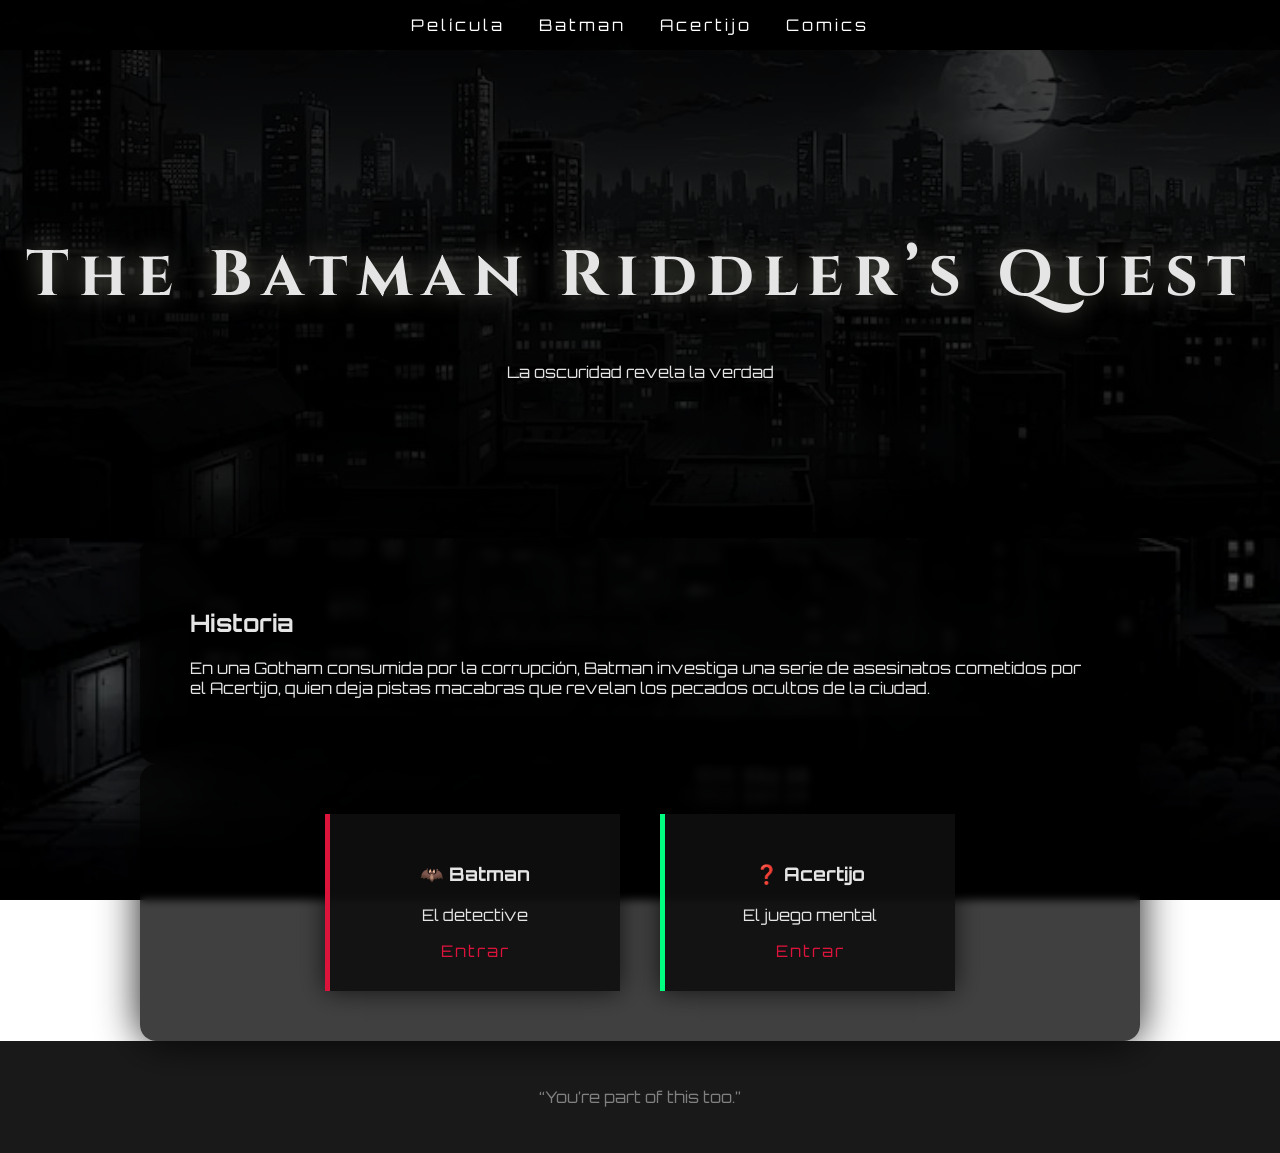
<file: index.html>
<!DOCTYPE html>
<html lang="es">
<head>
    <meta charset="UTF-8">
    <title>The Batman (2022)</title>
    <link rel="stylesheet" href="main.css">

    <link rel="manifest" href="manifest.json">
    <meta name="theme-color" content="#111111">

    <link rel="stylesheet" href="main.css">

</head>
<body>

<nav>
    <a href="index.html">Película</a>
    <a href="batman.html">Batman</a>
    <a href="acertijo.html">Acertijo</a>
    <a href="comics.html">Comics</a>
    
</nav>

<header>
    <h1>The Batman Riddler’s Quest</h1>
    <p>La oscuridad revela la verdad</p>
</header>

<section>
    <h2>Historia</h2>
    <p>
        En una Gotham consumida por la corrupción, Batman investiga una serie de
        asesinatos cometidos por el Acertijo, quien deja pistas macabras que revelan
        los pecados ocultos de la ciudad.
    </p>
</section>

<section class="cards">
    <div class="card batman">
        <h3>🦇 Batman</h3>
        <p>El detective</p>
        <a href="batman.html">Entrar</a>
    </div>

    <div class="card acertijo">
        <h3>❓ Acertijo</h3>
        <p>El juego mental</p>
        <a href="acertijo.html">Entrar</a>
    </div>
</section>

<footer>
    <p>“You’re part of this too.”</p>
</footer>

 <script src="lluvia.js"></script> 
</body>
</html>
</file>
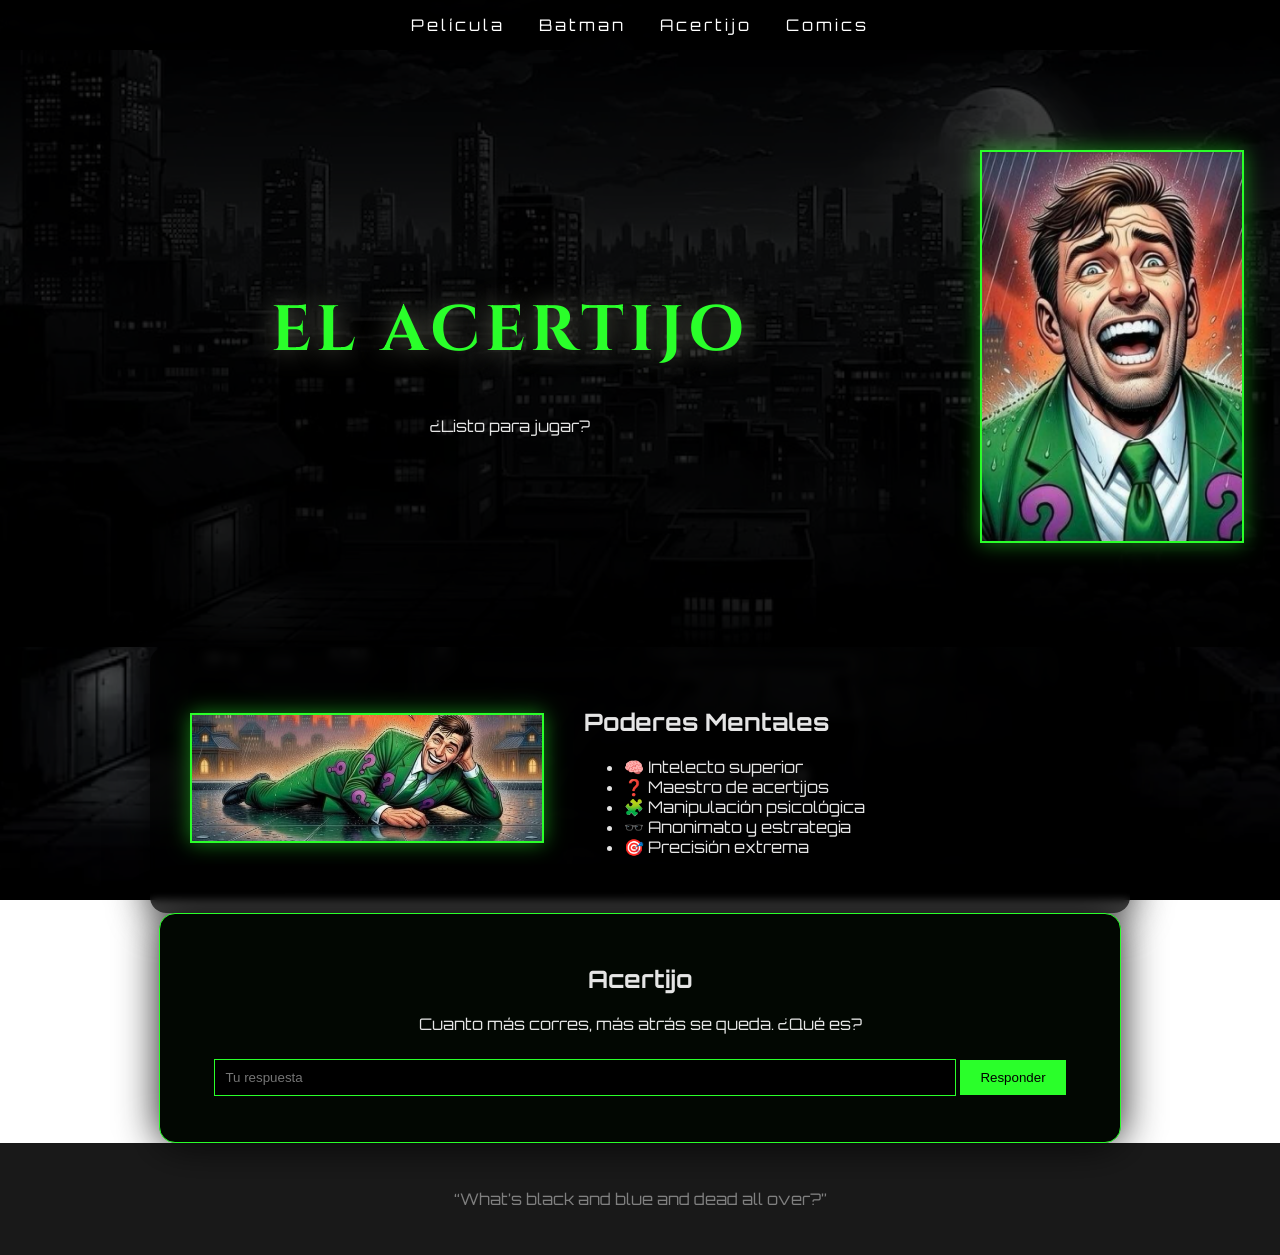
<file: acertijo.html>
<!DOCTYPE html> 
<html lang="es">
<head>
    <meta charset="UTF-8">
    <title>El Acertijo</title>

    <link rel="stylesheet" href="acertijo.css">
    <link rel="stylesheet" href="main.css">

    <link rel="manifest" href="manifest.json">
    <meta name="theme-color" content="#111111">
</head>

<body>

<nav>
    <a href="index.html">Película</a>
    <a href="batman.html">Batman</a>
    <a href="acertijo.html">Acertijo</a>
    <a href="comics.html">Comics</a>
</nav>

<!-- 🔥 HEADER NUEVO CON FLEX -->
<header class="hero">

    <div class="hero-text">
        <h1>EL ACERTIJO</h1>
        <p>¿Listo para jugar?</p>
    </div>

    <div class="acertijo-top">
        <img src="acertijo2.png" alt="Acertijo">
    </div>

</header>

<!-- SECCIÓN CON IMAGEN Y TEXTO -->
<section class="acertijo-layout">

    <div class="acertijo-img">
        <img src="acertijo1.png" alt="Acertijo">
    </div>

    <div class="acertijo-info">
        <h2>Poderes Mentales</h2>
        <ul>
            <li>🧠 Intelecto superior</li>
            <li>❓ Maestro de acertijos</li>
            <li>🧩 Manipulación psicológica</li>
            <li>🕶️ Anonimato y estrategia</li>
            <li>🎯 Precisión extrema</li>
        </ul>
    </div>

</section>

<!-- PUZZLE -->
<section class="puzzle">
    <h2>Acertijo</h2>
    <p id="pregunta"></p>

    <input type="text" id="respuesta" placeholder="Tu respuesta">
    <button onclick="verificar()">Responder</button>

    <p id="resultado"></p>
</section>

<footer>
    <p>“What’s black and blue and dead all over?”</p>
</footer>

<script src="acertijo.js"></script>

</body>
</html>
</file>
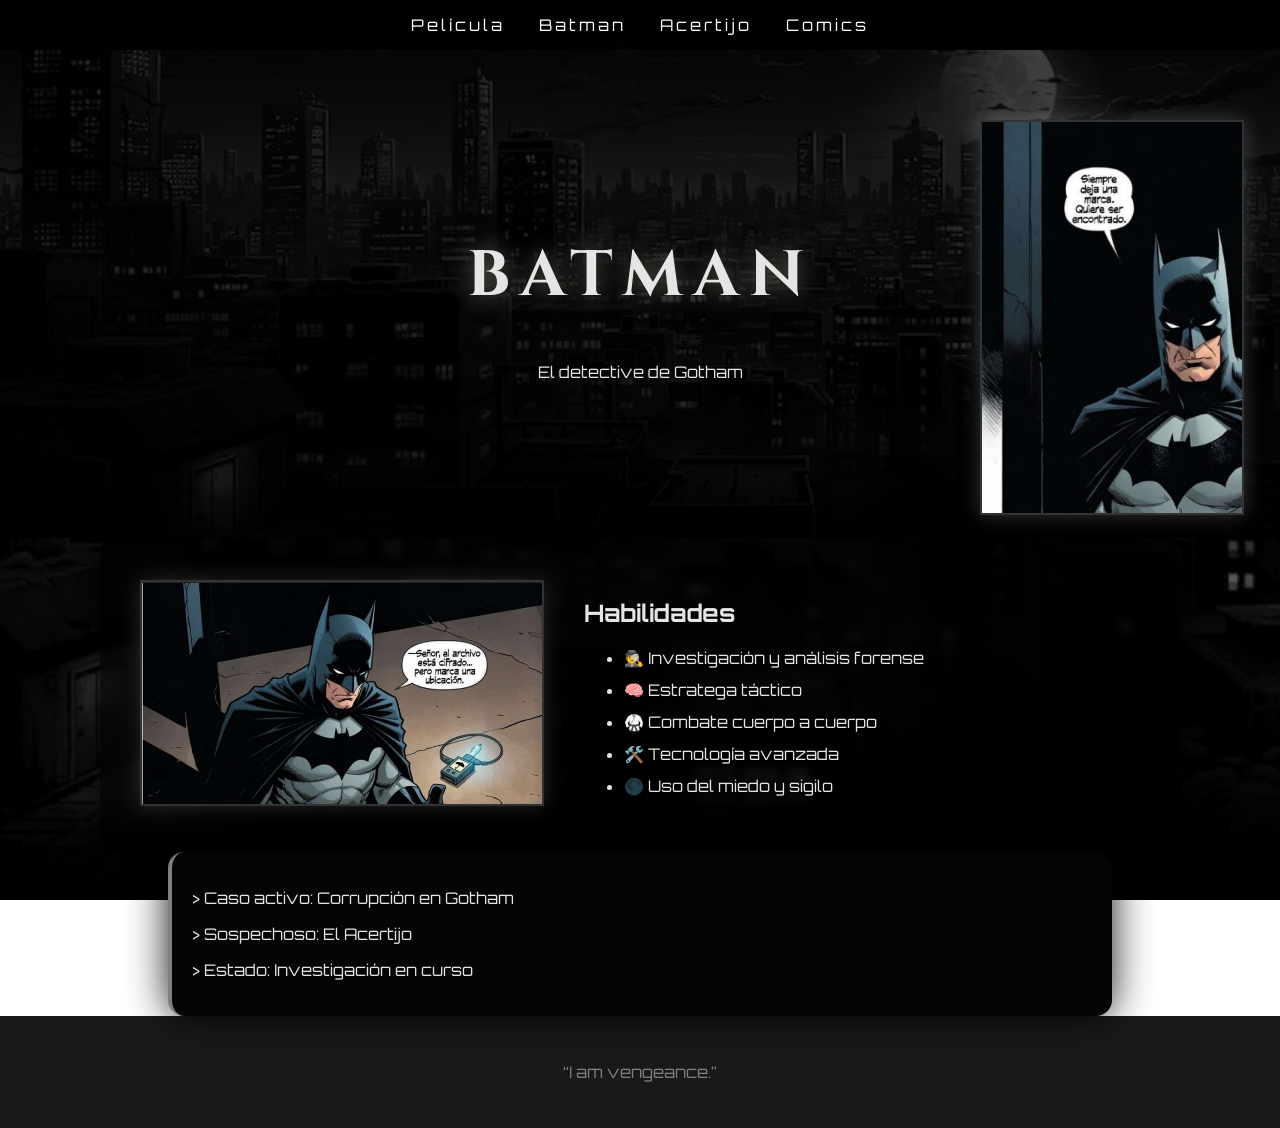
<file: batman.html>
<!DOCTYPE html>
<html lang="es">
<head>
    <meta charset="UTF-8">
    <title>Batman</title>
    <link rel="stylesheet" href="batman.css">

    <link rel="manifest" href="manifest.json">
    <meta name="theme-color" content="#111111">

    <link rel="stylesheet" href="main.css">
</head>

</head>
<body>

<nav>
    <a href="index.html">Película</a>
    <a href="batman.html">Batman</a>
    <a href="acertijo.html">Acertijo</a>
    <a href="comics.html">Comics</a>
    
</nav>

<header>
    <h1>BATMAN</h1>
    <p>El detective de Gotham</p>
</header>

<!-- IMAGEN SUPERIOR DERECHA TIPO CÓMIC -->
<div class="comic-top">
    <img src="batman_comic_top.png" alt="Batman viñeta superior">
</div>

<section class="comic-layout">
    <div class="comic-img">
        <img src="batman_comic.png" alt="Batman investigando archivo cifrado">
    </div>

    <div class="comic-info">
       

        <h2>Habilidades</h2>
        <ul>
            <li>🕵️ Investigación y análisis forense</li>
            <li>🧠 Estratega táctico</li>
            <li>🥋 Combate cuerpo a cuerpo</li>
            <li>🛠️ Tecnología avanzada</li>
            <li>🌑 Uso del miedo y sigilo</li>
        </ul>
    </div>
</section>

<section class="terminal">
    <p>> Caso activo: Corrupción en Gotham</p>
    <p>> Sospechoso: El Acertijo</p>
    <p>> Estado: Investigación en curso</p>
</section>

<footer>
    <p>“I am vengeance.”</p>
</footer>

</body>
</html>
</file>
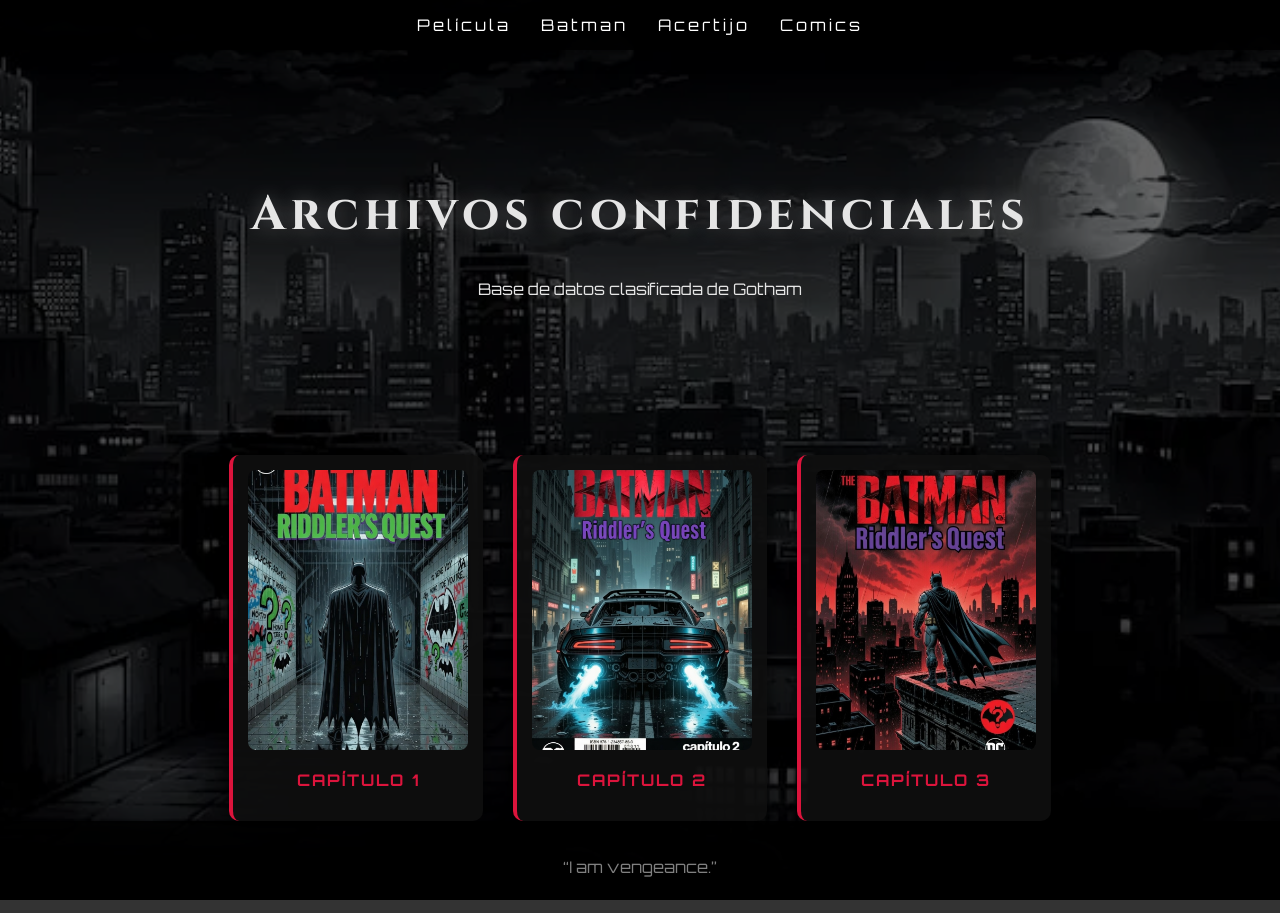
<file: comics.html>
<!DOCTYPE html>
<html lang="es">
<head>
<meta charset="UTF-8">
<title>Archivos | Batman</title>

<link rel="stylesheet" href="comics.css">

</head>

<body>

<!-- MENU -->
<nav>
    <a href="index.html">Película</a>
    <a href="batman.html">Batman</a>
    <a href="acertijo.html">Acertijo</a>
    <a href="comics.html">Comics</a>
</nav>

<!-- TITULO -->
<header>
    <h1>Archivos confidenciales</h1>
    <p>Base de datos clasificada de Gotham</p>
</header>

<!-- SECCION PRINCIPAL -->
<section class="comic-layout">

<div class="comic-info">


<div class="pdf-container">

    <!-- COMIC 1 -->
    <div class="pdf-card">
        <img src="imagenes/CAP1.jpg" alt="Capítulo 1">
        <p class="titulo">
            <a href="pdfs/CAP1.pdf" download>CAPÍTULO 1</a>
        </p>
    </div>

    <!-- COMIC 2 -->
    <div class="pdf-card">
        <img src="imagenes/CAP2.jpg" alt="Capítulo 2">
        <p class="titulo">
            <a href="pdfs/CAP2.pdf" download>CAPÍTULO 2</a>
        </p>
    </div>

    <!-- COMIC 3 -->
    <div class="pdf-card">
        <img src="imagenes/CAP3.jpg" alt="Capítulo 3">
        <p class="titulo">
            <a href="pdfs/CAP3.pdf" download>CAPÍTULO 3</a>
        </p>
    </div>

</div>

</div>
</section>

<footer>
    <p>“I am vengeance.”</p>
</footer>

</body>
</html>
</file>
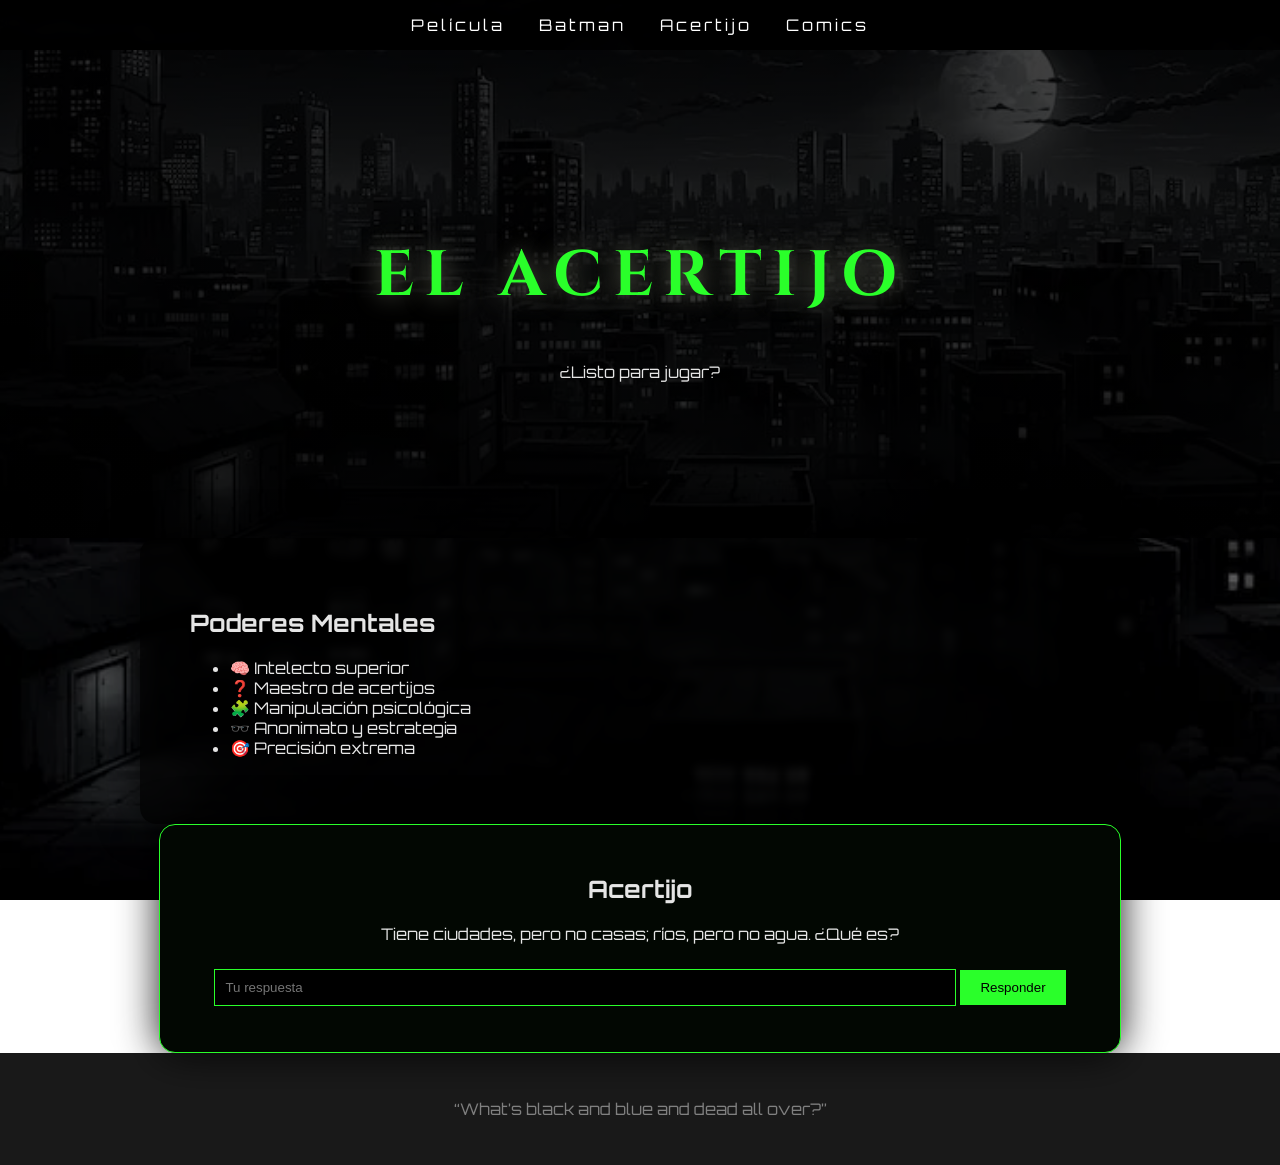
<file: BATMAN-COMIC/acertijo.html>
<!DOCTYPE html>
<html lang="es">
<head>
    <meta charset="UTF-8">
    <title>El Acertijo</title>
    <link rel="stylesheet" href="acertijo.css">

    <link rel="manifest" href="manifest.json">
    <meta name="theme-color" content="#111111">

    <link rel="stylesheet" href="main.css">

</head>
<body>

<nav>
    <a href="index.html">Película</a>
    <a href="batman.html">Batman</a>
    <a href="acertijo.html">Acertijo</a>
    <a href="comics.html">Comics</a>
   
</nav>

<header>
    <h1>EL ACERTIJO</h1>
    <p>¿Listo para jugar?</p>
</header>

<section>
    <h2>Poderes Mentales</h2>
    <ul>
        <li>🧠 Intelecto superior</li>
        <li>❓ Maestro de acertijos</li>
        <li>🧩 Manipulación psicológica</li>
        <li>🕶️ Anonimato y estrategia</li>
        <li>🎯 Precisión extrema</li>
    </ul>
</section>

<section class="puzzle">
    <h2>Acertijo</h2>
    <p id="pregunta"></p>

    <input type="text" id="respuesta" placeholder="Tu respuesta">
    <button onclick="verificar()">Responder</button>

    <p id="resultado"></p>
</section>

<footer>
    <p>“What’s black and blue and dead all over?”</p>
</footer>

<script src="acertijo.js"></script>
</body>
</html>
</file>
<file: main.css>
@import url('https://fonts.googleapis.com/css2?family=Cinzel:wght@400;700&family=Orbitron:wght@400;700&display=swap');

body {
    margin: 0;
    background: url("gotica.webp") no-repeat center center fixed;
    background-size: cover;
    color: #e5e5e5;
    font-family: 'Orbitron', sans-serif;
    overflow-x: hidden;
}

/* ===== OVERLAY OSCURO GLOBAL ===== */
body::before {
    content: "";
    position: fixed;
    top: 0; left: 0;
    width: 100%; height: 100%;
    background: rgba(0,0,0,0.55);
    z-index: -1;
}

nav {
    background: rgba(0,0,0,0.85);
    padding: 15px;
    text-align: center;
    backdrop-filter: blur(6px);
    box-shadow: 0 0 20px rgba(0,0,0,0.8);
}

nav a {
    color: white;
    margin: 0 15px;
    text-decoration: none;
    letter-spacing: 3px;
    position: relative;
    transition: 0.3s;
}

nav a::after {
    content: "";
    position: absolute;
    left: 0; bottom: -6px;
    width: 0%; height: 2px;
    background: rgb(192, 45, 45);
    transition: 0.3s;
}

nav a:hover::after {
    width: 100%;
}

nav a:hover {
    color:rgb(138, 135, 135);
    text-shadow: 0 0 10px rgb(138, 135, 135);
}

header {
    text-align: center;
    padding: 140px 20px;
    background: linear-gradient(rgba(0,0,0,0.75), rgba(0,0,0,0.85)),
                url("gotica.webp") no-repeat center center;
    background-size: cover;
}

header h1 {
    font-size: 4rem;
    letter-spacing: 10px;
    font-family: 'Cinzel', serif;
    text-shadow: 0 0 25px rgb(96, 99, 84);
}

section {
    max-width: 900px;
    margin: auto;
    padding: 50px;
    background: rgba(0,0,0,0.75);
    border-radius: 16px;
    box-shadow: 0 0 40px rgba(0,0,0,0.9);
    backdrop-filter: blur(4px);
}

.cards {
    display: flex;
    justify-content: center;
    gap: 40px;
    flex-wrap: wrap;
}

.card {
    background: rgba(15,15,15,0.9);
    padding: 30px;
    width: 230px;
    text-align: center;
    border-left: 5px solid crimson;
    box-shadow: 0 0 25px rgba(0,0,0,0.7);
    transition: 0.4s ease;
    position: relative;
    overflow: hidden;
}

.card::before {
    content: "";
    position: absolute;
    inset: 0;
    background: linear-gradient(120deg, transparent, rgba(220,20,60,0.2), transparent);
    opacity: 0;
    transition: 0.4s;
}

.card:hover::before {
    opacity: 1;
}

.card:hover {
    transform: translateY(-12px) scale(1.03);
    box-shadow: 0 0 40px rgba(220,20,60,0.6);
}

.card.acertijo {
    border-left-color: #00ff7f;
}

.card.acertijo:hover {
    box-shadow: 0 0 40px rgba(0,255,127,0.6);
}

.card a {
    display: block;
    margin-top: 15px;
    color: crimson;
    text-decoration: none;
    letter-spacing: 2px;
    transition: 0.3s;
}

.card a:hover {
    color: white;
    text-shadow: 0 0 10px crimson;
}

footer {
    text-align: center;
    padding: 30px;
    color: gray;
    background: rgba(0,0,0,0.9);
    backdrop-filter: blur(6px);
}

/* ===== ANIMACIONES ===== */
@keyframes fadeIn {
    from {opacity:0; transform: translateY(30px);} 
    to {opacity:1; transform: translateY(0);} 
}

header, section, .card {
    animation: fadeIn 1.2s ease forwards;
}

/* ===== NIEBLA ===== */
.fog {
    position: fixed;
    top:0; left:0;
    width:100%; height:100%;
    background: url("https://i.imgur.com/8Kq8kTn.png") repeat;
    opacity:0.05;
    pointer-events:none;
    animation: fogMove 60s linear infinite;
}

@keyframes fogMove {
    from {background-position: 0 0;}
    to {background-position: 1000px 0;}
}
</file>
<file: acertijo.css>
body {
    margin: 0;
    background: #061006;
    color: #c8ffc8;
    font-family: 'Courier New', monospace;
}

/* MENU */
nav {
    background: #020702;
    padding: 15px;
    text-align: center;
}

nav a {
    color: #9aff9a;
    margin: 0 15px;
    text-decoration: none;
}

/* 🔥 HEADER FLEX */
.hero {
    display: flex;
    justify-content: space-between;
    align-items: center;
    padding: 100px 40px;
}

/* TEXTO */
.hero-text {
    flex: 1;
    text-align: center;
}

.hero-text h1 {
    font-size: 4rem;
    color: #2aff2a;
    letter-spacing: 5px;
}

/* 🔥 IMAGEN DERECHA (YA SIN ABSOLUTE) */
.acertijo-top {
    width: 260px;
}

.acertijo-top img {
    width: 100%;
    border: 2px solid #2aff2a;
    box-shadow: 0 0 20px rgba(42,255,42,0.5);
}

/* 🔥 LAYOUT */
.acertijo-layout {
    display: flex;
    align-items: center;
    gap: 40px;
    max-width: 900px;
    margin: auto;
    padding: 40px;
}

/* IMAGEN IZQUIERDA */
.acertijo-img img {
    width: 100%;
    max-width: 350px;
    border: 2px solid #2aff2a;
    box-shadow: 0 0 20px rgba(42,255,42,0.5);
}

/* TEXTO */
.acertijo-info {
    flex: 1;
}

/* SECCIONES */
section {
    max-width: 900px;
    margin: auto;
}

/* PUZZLE */
.puzzle {
    background: #020702;
    padding: 30px;
    border: 1px solid #2aff2a;
    text-align: center;
}

.puzzle input {
    padding: 10px;
    width: 80%;
    background: black;
    color: #9aff9a;
    border: 1px solid #2aff2a;
}

.puzzle button {
    padding: 10px 20px;
    background: #2aff2a;
    border: none;
    margin-top: 10px;
    cursor: pointer;
}

/* FOOTER */
footer {
    text-align: center;
    padding: 30px;
    color: #ff4d4d;
}

/* RESPONSIVE */
@media(max-width:768px){
    .hero{
        flex-direction: column;
        text-align: center;
    }

    .acertijo-layout{
        flex-direction: column;
        text-align: center;
    }

    .acertijo-top{
        margin-top: 20px;
    }
}
</file>
<file: batman.css>
body {
    margin: 0;
    background: black;
    color: #dcdcdc;
    font-family: 'Courier New', monospace;
}

nav {
    background: #0a0a0a;
    padding: 15px;
    text-align: center;
}

nav a {
    color: white;
    margin: 0 15px;
    text-decoration: none;
}

header {
    text-align: center;
    padding: 100px 20px 60px;
}

header h1 {
    font-size: 4rem;
    letter-spacing: 6px;
}

/* IMAGEN CÓMIC SUPERIOR DERECHA */
.comic-top {
    position: absolute;
    top: 120px;
    right: 40px;
    max-width: 260px;
    z-index: 2;
}

.comic-top img {
    width: 100%;
    border: 2px solid #333;
    box-shadow: 0 0 20px rgba(255,255,255,0.2);
}

/* LAYOUT PRINCIPAL */
.comic-layout {
    display: flex;
    gap: 40px;
    max-width: 1000px;
    margin: auto;
    padding: 40px;
    align-items: center;
}

.comic-img img {
    width: 100%;
    max-width: 400px;
    border: 2px solid #333;
    box-shadow: 0 0 20px rgba(255,255,255,0.15);
}

.comic-info {
    flex: 1;
}

.comic-dialogo {
    font-style: italic;
    margin-bottom: 20px;
    color: #b0b0b0;
}

ul li {
    margin: 12px 0;
}

.terminal {
    max-width: 900px;
    margin: auto;
    background: #050505;
    padding: 20px;
    border-left: 4px solid gray;
}

footer {
    text-align: center;
    padding: 30px;
    color: gray;
}
</file>
<file: comics.css>
/* ===== FUENTES ===== */
@import url('https://fonts.googleapis.com/css2?family=Cinzel:wght@400;700&family=Orbitron:wght@400;700&display=swap');

/* ===== BODY / FONDO ===== */
body {
    margin: 0;
    background: url("gotica.webp") no-repeat center center fixed;
    background-size: cover;
    color: #e5e5e5;
    font-family: 'Orbitron', sans-serif;
}

/* OVERLAY OSCURO */
body::before {
    content: "";
    position: fixed;
    top: 0; left: 0;
    width: 100%; height: 100%;
    background: rgba(0,0,0,0.6);
    z-index: -1;
}

/* ===== MENU ===== */
nav{
    display:flex;
    justify-content:center;
    gap:30px;
    padding:15px;
    background: rgba(0,0,0,0.85);
    backdrop-filter: blur(6px);
    box-shadow: 0 0 20px rgba(0,0,0,0.8);
}

nav a{
    color:white;
    text-decoration:none;
    letter-spacing:3px;
    position:relative;
    transition:0.3s;
}

/* ANIMACIÓN LÍNEA */
nav a::after{
    content:"";
    position:absolute;
    left:0;
    bottom:-6px;
    width:0%;
    height:2px;
    background: crimson;
    transition:0.3s;
}

nav a:hover::after{
    width:100%;
}

nav a:hover{
    color:rgb(180,180,180);
    text-shadow:0 0 10px rgb(180,180,180);
}

/* ===== HEADER ===== */
header{
    text-align:center;
    padding:100px 20px;
}

header h1{
    font-family:'Cinzel', serif;
    font-size:3rem;
    letter-spacing:5px;
    text-shadow:0 0 20px rgba(255,255,255,0.3);
}

/* ===== CONTENEDOR COMICS ===== */
.pdf-container{
    display:flex;
    justify-content:center;
    gap:30px;
    margin-top:40px;
}

/* ===== TARJETAS ===== */
.pdf-card{
    background: rgba(15,15,15,0.9);
    width:220px;
    padding:15px;
    text-align:center;
    border-left:4px solid crimson;
    border-radius:10px;
    box-shadow:0 0 20px rgba(0,0,0,0.8);
    transition:0.3s;
}

/* HOVER TARJETA */
.pdf-card:hover{
    transform:translateY(-8px) scale(1.03);
    box-shadow:0 0 30px rgba(220,20,60,0.6);
}

/* ===== IMÁGENES ===== */
.pdf-card img{
    width:100%;
    height:280px;
    object-fit:cover;
    border-radius:8px;
}

/* ===== TEXTO ===== */
.titulo a{
    display:block;
    margin-top:12px;
    color:crimson;
    text-decoration:none;
    font-weight:bold;
    letter-spacing:2px;
}

.titulo a:hover{
    color:white;
    text-shadow:0 0 10px crimson;
}

/* ===== FOOTER ===== */
footer{
    text-align:center;
    padding:20px;
    color:gray;
    background: rgba(0,0,0,0.8);
}
</file>
<file: BATMAN-COMIC/acertijo.css>
body {
    margin: 0;
    background: #061006;
    color: #c8ffc8;
    font-family: 'Courier New', monospace;
}

nav {
    background: #020702;
    padding: 15px;
    text-align: center;
}

nav a {
    color: #9aff9a;
    margin: 0 15px;
    text-decoration: none;
}

header {
    text-align: center;
    padding: 100px 20px;
}

header h1 {
    font-size: 4rem;
    color: #2aff2a;
    letter-spacing: 5px;
}

section {
    max-width: 700px;
    margin: auto;
    padding: 40px;
}

.puzzle {
    background: #020702;
    padding: 30px;
    border: 1px solid #2aff2a;
    text-align: center;
}

.puzzle input {
    padding: 10px;
    width: 80%;
    background: black;
    color: #9aff9a;
    border: 1px solid #2aff2a;
}

.puzzle button {
    padding: 10px 20px;
    background: #2aff2a;
    border: none;
    margin-top: 10px;
    cursor: pointer;
}

footer {
    text-align: center;
    padding: 30px;
    color: #ff4d4d;
}
</file>
<file: BATMAN-COMIC/main.css>
@import url('https://fonts.googleapis.com/css2?family=Cinzel:wght@400;700&family=Orbitron:wght@400;700&display=swap');

body {
    margin: 0;
    background: url("gotica.webp") no-repeat center center fixed;
    background-size: cover;
    color: #e5e5e5;
    font-family: 'Orbitron', sans-serif;
    overflow-x: hidden;
}

/* ===== OVERLAY OSCURO GLOBAL ===== */
body::before {
    content: "";
    position: fixed;
    top: 0; left: 0;
    width: 100%; height: 100%;
    background: rgba(0,0,0,0.55);
    z-index: -1;
}

nav {
    background: rgba(0,0,0,0.85);
    padding: 15px;
    text-align: center;
    backdrop-filter: blur(6px);
    box-shadow: 0 0 20px rgba(0,0,0,0.8);
}

nav a {
    color: white;
    margin: 0 15px;
    text-decoration: none;
    letter-spacing: 3px;
    position: relative;
    transition: 0.3s;
}

nav a::after {
    content: "";
    position: absolute;
    left: 0; bottom: -6px;
    width: 0%; height: 2px;
    background: rgb(192, 45, 45);
    transition: 0.3s;
}

nav a:hover::after {
    width: 100%;
}

nav a:hover {
    color:rgb(138, 135, 135);
    text-shadow: 0 0 10px rgb(138, 135, 135);
}

header {
    text-align: center;
    padding: 140px 20px;
    background: linear-gradient(rgba(0,0,0,0.75), rgba(0,0,0,0.85)),
                url("gotica.webp") no-repeat center center;
    background-size: cover;
}

header h1 {
    font-size: 4rem;
    letter-spacing: 10px;
    font-family: 'Cinzel', serif;
    text-shadow: 0 0 25px rgb(96, 99, 84);
}

section {
    max-width: 900px;
    margin: auto;
    padding: 50px;
    background: rgba(0,0,0,0.75);
    border-radius: 16px;
    box-shadow: 0 0 40px rgba(0,0,0,0.9);
    backdrop-filter: blur(4px);
}

.cards {
    display: flex;
    justify-content: center;
    gap: 40px;
    flex-wrap: wrap;
}

.card {
    background: rgba(15,15,15,0.9);
    padding: 30px;
    width: 230px;
    text-align: center;
    border-left: 5px solid crimson;
    box-shadow: 0 0 25px rgba(0,0,0,0.7);
    transition: 0.4s ease;
    position: relative;
    overflow: hidden;
}

.card::before {
    content: "";
    position: absolute;
    inset: 0;
    background: linear-gradient(120deg, transparent, rgba(220,20,60,0.2), transparent);
    opacity: 0;
    transition: 0.4s;
}

.card:hover::before {
    opacity: 1;
}

.card:hover {
    transform: translateY(-12px) scale(1.03);
    box-shadow: 0 0 40px rgba(220,20,60,0.6);
}

.card.acertijo {
    border-left-color: #00ff7f;
}

.card.acertijo:hover {
    box-shadow: 0 0 40px rgba(0,255,127,0.6);
}

.card a {
    display: block;
    margin-top: 15px;
    color: crimson;
    text-decoration: none;
    letter-spacing: 2px;
    transition: 0.3s;
}

.card a:hover {
    color: white;
    text-shadow: 0 0 10px crimson;
}

footer {
    text-align: center;
    padding: 30px;
    color: gray;
    background: rgba(0,0,0,0.9);
    backdrop-filter: blur(6px);
}

/* ===== ANIMACIONES ===== */
@keyframes fadeIn {
    from {opacity:0; transform: translateY(30px);} 
    to {opacity:1; transform: translateY(0);} 
}

header, section, .card {
    animation: fadeIn 1.2s ease forwards;
}

/* ===== NIEBLA ===== */
.fog {
    position: fixed;
    top:0; left:0;
    width:100%; height:100%;
    background: url("https://i.imgur.com/8Kq8kTn.png") repeat;
    opacity:0.05;
    pointer-events:none;
    animation: fogMove 60s linear infinite;
}

@keyframes fogMove {
    from {background-position: 0 0;}
    to {background-position: 1000px 0;}
}
</file>
